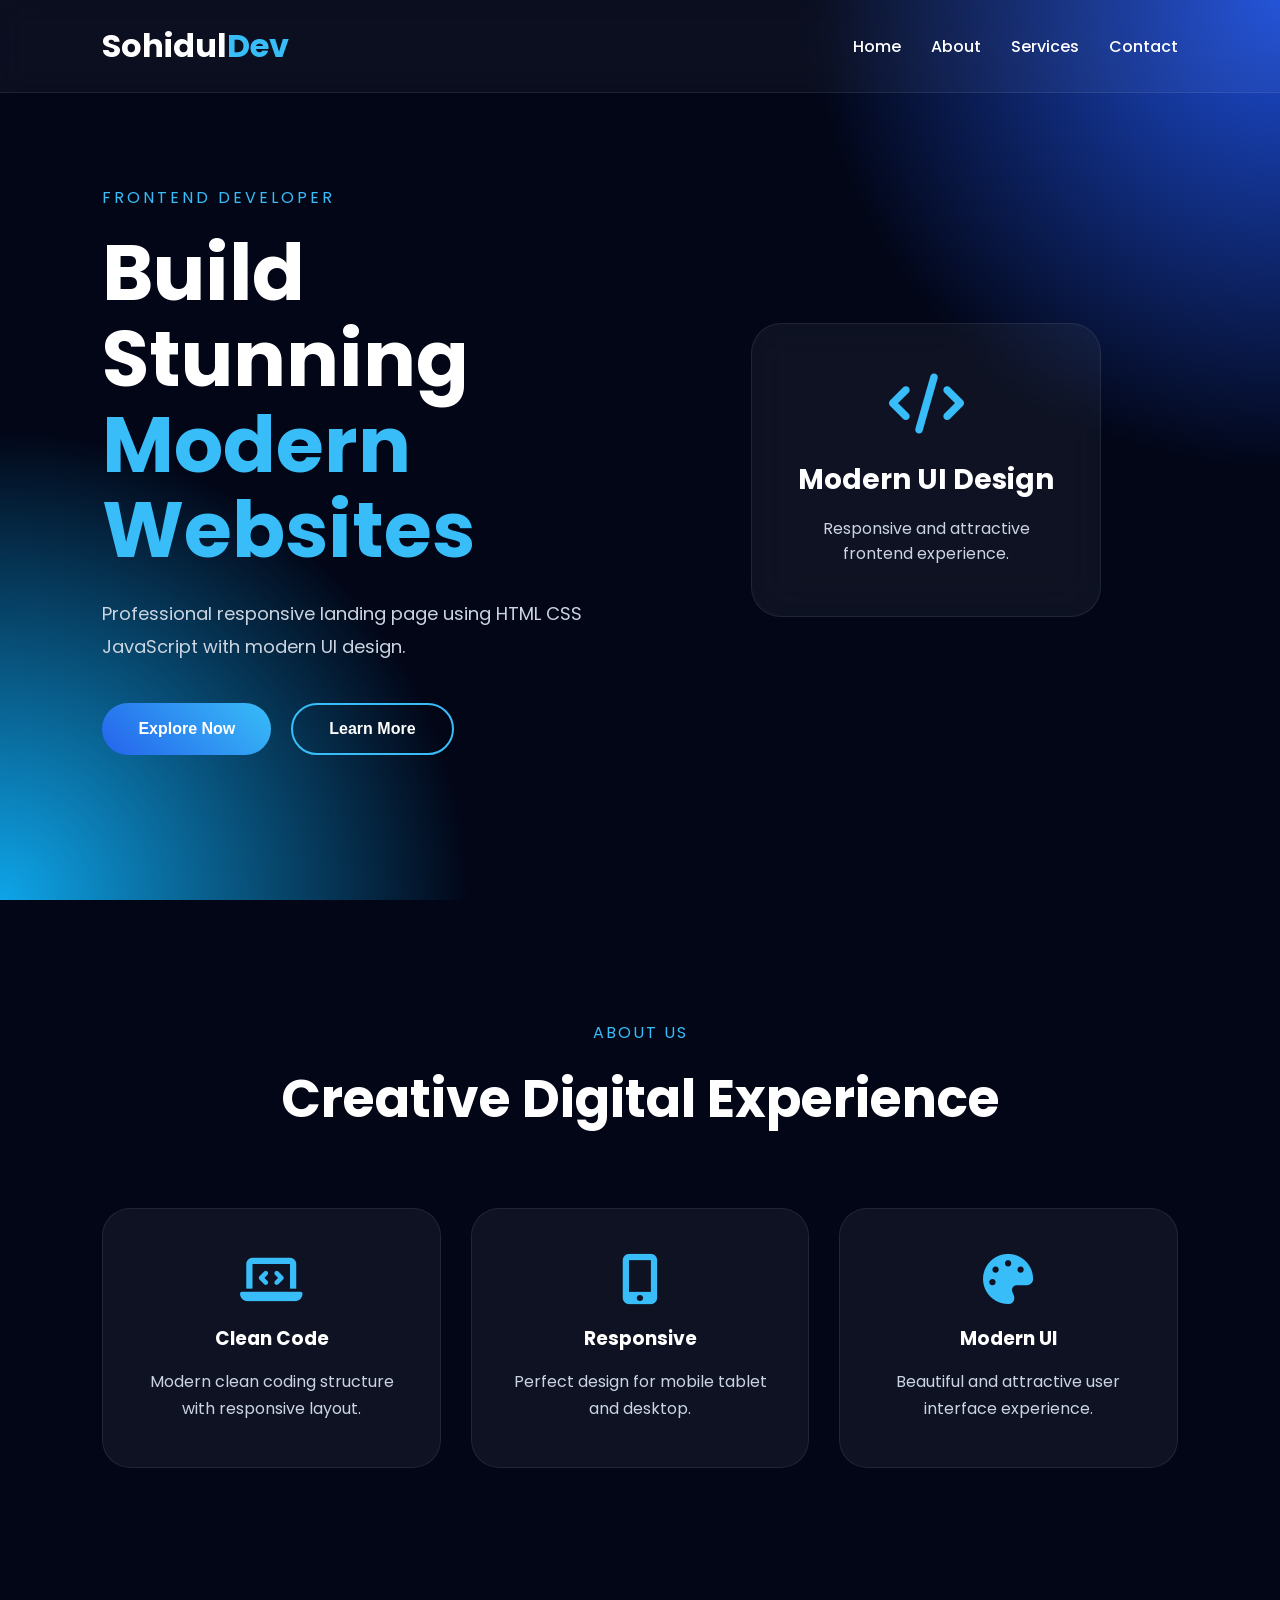
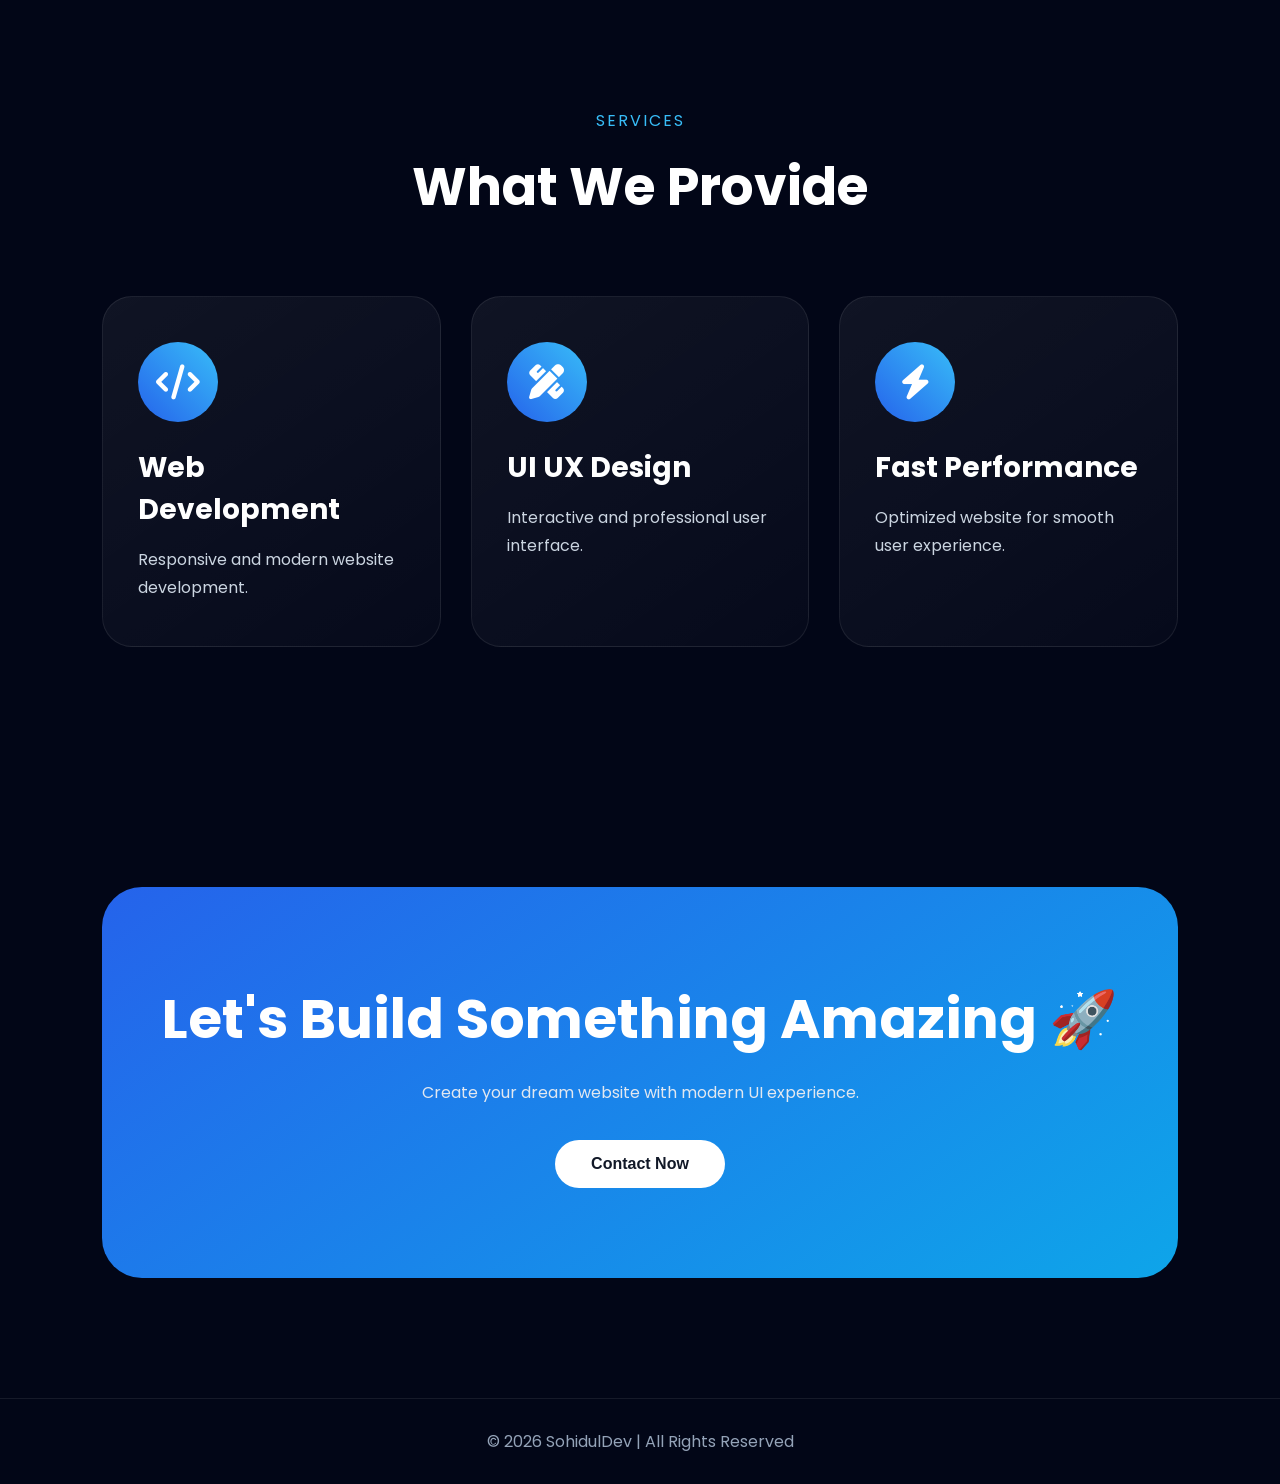
<file: index.html>
<!DOCTYPE html>
<html lang="en">

<head>

    <meta charset="UTF-8" />

    <meta name="viewport" content="width=device-width, initial-scale=1.0" />

    <title>Modern Landing Page</title>

    <!-- CSS -->
    <link rel="stylesheet" href="style.css" />

    <!-- ICON -->
    <link rel="stylesheet"
        href="https://cdnjs.cloudflare.com/ajax/libs/font-awesome/6.5.1/css/all.min.css" />

</head>

<body>

    <!-- ================= NAVBAR ================= -->

    <nav class="navbar">

        <div class="logo">
            Sohidul<span>Dev</span>
        </div>

        <ul class="nav-links">

            <li><a href="#">Home</a></li>

            <li><a href="#about">About</a></li>

            <li><a href="#services">Services</a></li>

            <li><a href="#contact">Contact</a></li>

        </ul>

    </nav>

    <!-- ================= HERO ================= -->

    <section class="hero">

        <div class="hero-left">

            <p class="mini-title">
                FRONTEND DEVELOPER
            </p>

            <h1>
                Build Stunning <span>Modern Websites</span>
            </h1>

            <p class="hero-text">

                Professional responsive landing page using
                HTML CSS JavaScript with modern UI design.

            </p>

            <div class="hero-btns">

                <button id="mainBtn">
                    Explore Now
                </button>

                <button class="outline-btn">
                    Learn More
                </button>

            </div>

        </div>

        <div class="hero-right">

            <div class="floating-card">

                <i class="fa-solid fa-code"></i>

                <h3>Modern UI Design</h3>

                <p>
                    Responsive and attractive frontend experience.
                </p>

            </div>

        </div>

    </section>

    <!-- ================= ABOUT ================= -->

    <section id="about" class="about reveal">

        <div class="section-title">

            <p>ABOUT US</p>

            <h2>
                Creative Digital Experience
            </h2>

        </div>

        <div class="about-container">

            <div class="about-card">

                <i class="fa-solid fa-laptop-code"></i>

                <h3>Clean Code</h3>

                <p>
                    Modern clean coding structure with responsive layout.
                </p>

            </div>

            <div class="about-card">

                <i class="fa-solid fa-mobile-screen-button"></i>

                <h3>Responsive</h3>

                <p>
                    Perfect design for mobile tablet and desktop.
                </p>

            </div>

            <div class="about-card">

                <i class="fa-solid fa-palette"></i>

                <h3>Modern UI</h3>

                <p>
                    Beautiful and attractive user interface experience.
                </p>

            </div>

        </div>

    </section>

    <!-- ================= SERVICES ================= -->

    <section id="services" class="services reveal">

        <div class="section-title">

            <p>SERVICES</p>

            <h2>
                What We Provide
            </h2>

        </div>

        <div class="service-container">

            <div class="service-card">

                <div class="icon-box">
                    <i class="fa-solid fa-code"></i>
                </div>

                <h3>Web Development</h3>

                <p>
                    Responsive and modern website development.
                </p>

            </div>

            <div class="service-card">

                <div class="icon-box">
                    <i class="fa-solid fa-pen-ruler"></i>
                </div>

                <h3>UI UX Design</h3>

                <p>
                    Interactive and professional user interface.
                </p>

            </div>

            <div class="service-card">

                <div class="icon-box">
                    <i class="fa-solid fa-bolt"></i>
                </div>

                <h3>Fast Performance</h3>

                <p>
                    Optimized website for smooth user experience.
                </p>

            </div>

        </div>

    </section>

    <!-- ================= CONTACT ================= -->

    <section id="contact" class="contact reveal">

        <div class="contact-box">

            <h2>
                Let's Build Something Amazing 🚀
            </h2>

            <p>
                Create your dream website with modern UI experience.
            </p>

            <button class="contact-btn">
                Contact Now
            </button>

        </div>

    </section>

    <!-- ================= FOOTER ================= -->

    <footer>

        <p>
            © 2026 SohidulDev | All Rights Reserved
        </p>

    </footer>

    <!-- JS -->
    <script src="script.js"></script>

</body>

</html>
</file>
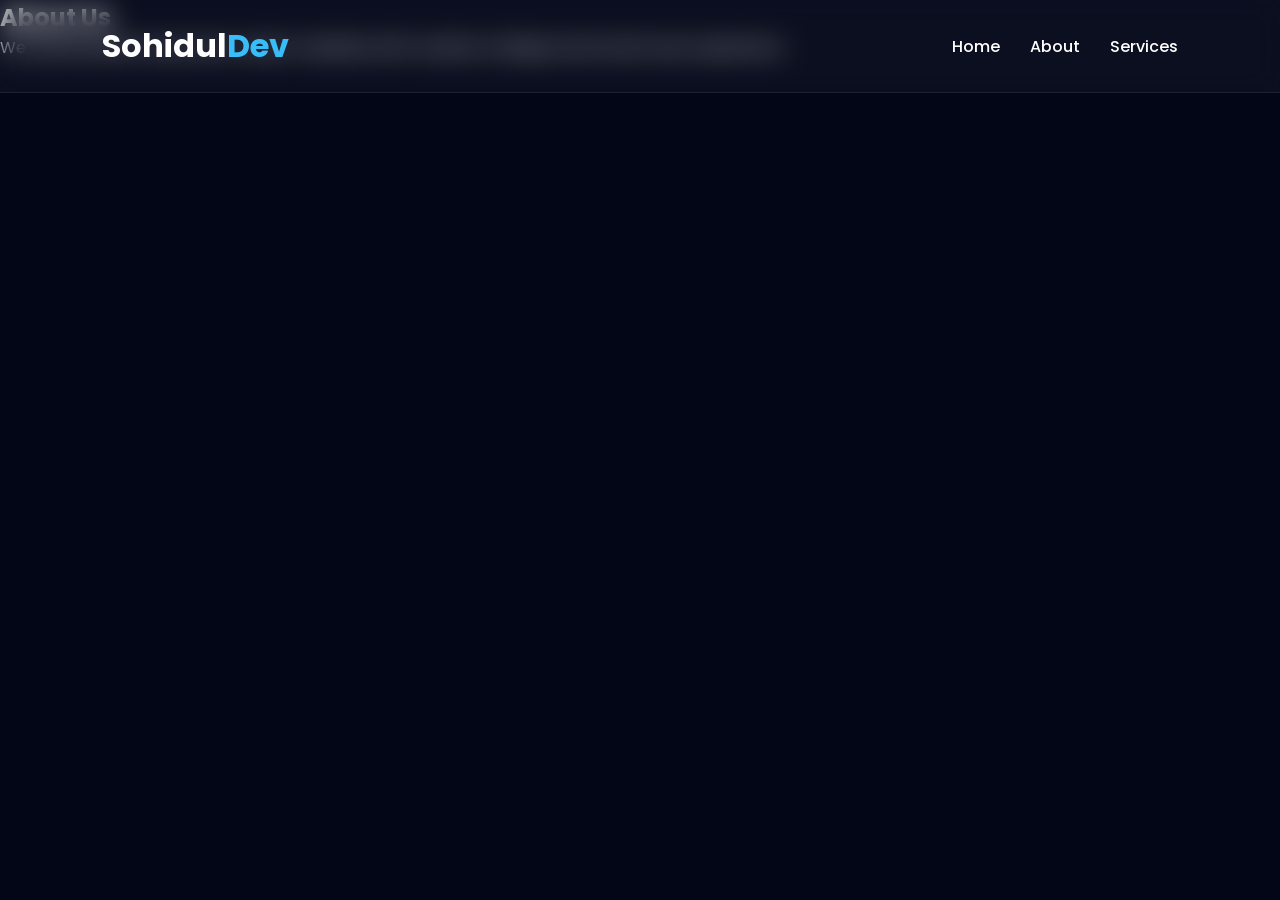
<file: about.html>
<!DOCTYPE html>
<html lang="en">
<head>
  <meta charset="UTF-8"/>
  <meta name="viewport" content="width=device-width, initial-scale=1.0"/>

  <title>About</title>

  <link rel="stylesheet" href="style.css">
</head>
<body>

  <nav class="navbar">

    <div class="logo">
      Sohidul<span>Dev</span>
    </div>

    <ul class="nav-links">

      <li><a href="index.html">Home</a></li>

      <li><a href="about.html">About</a></li>

      <li><a href="services.html">Services</a></li>

    </ul>

  </nav>

  <section class="page-section">

    <h1>About Us</h1>

    <p>
      We build beautiful responsive modern websites with
      creative UI design and smooth user experience.
    </p>

  </section>

</body>
</html>
</file>
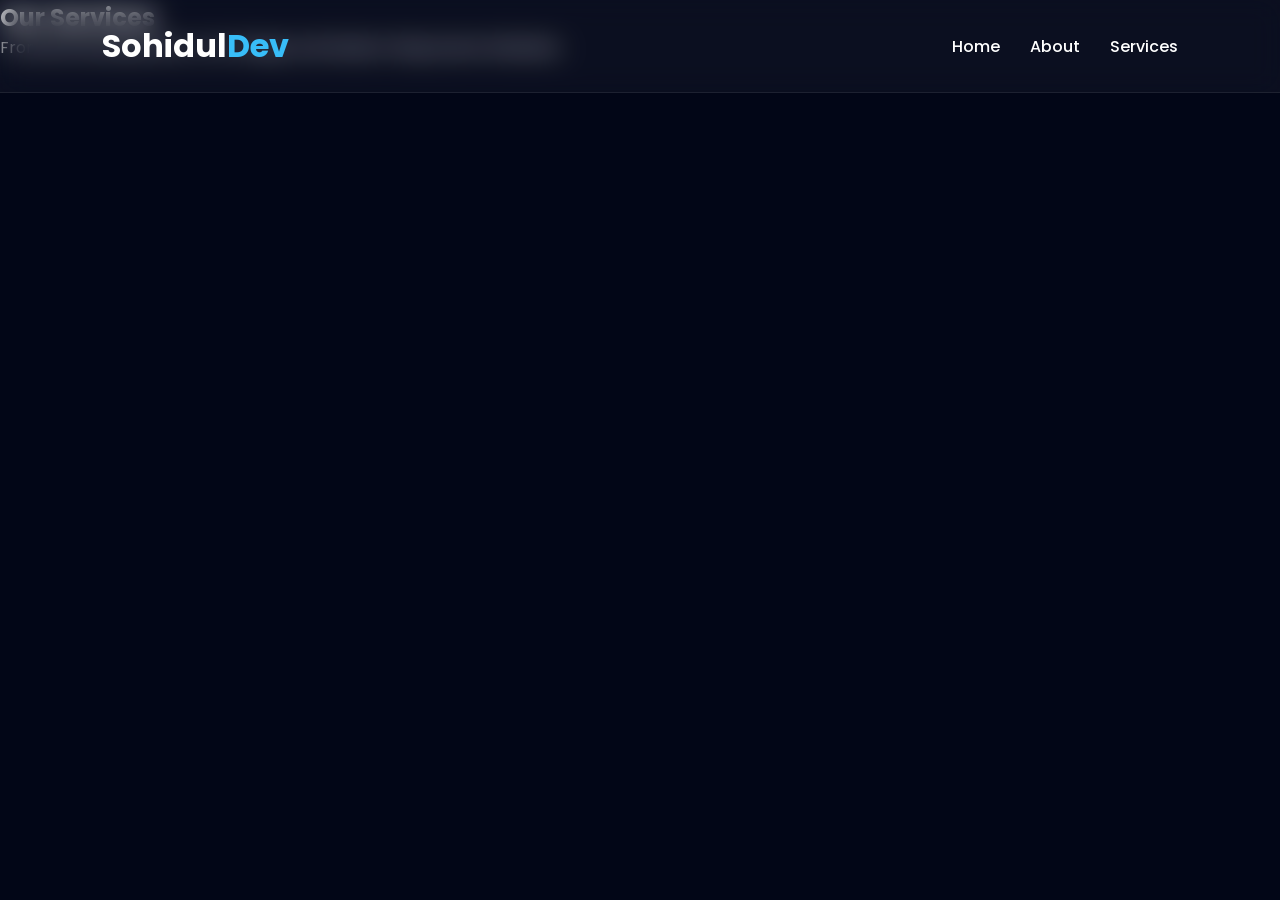
<file: services.html>
<!DOCTYPE html>
<html lang="en">
<head>
  <meta charset="UTF-8"/>
  <meta name="viewport" content="width=device-width, initial-scale=1.0"/>

  <title>Services</title>

  <link rel="stylesheet" href="style.css">
</head>
<body>

  <nav class="navbar">

    <div class="logo">
      Sohidul<span>Dev</span>
    </div>

    <ul class="nav-links">

      <li><a href="index.html">Home</a></li>

      <li><a href="about.html">About</a></li>

      <li><a href="services.html">Services</a></li>

    </ul>

  </nav>

  <section class="page-section">

    <h1>Our Services</h1>

    <p>
      Frontend Development, UI UX Design and Modern Responsive Websites.
    </p>

  </section>

</body>
</html>
</file>
<file: style.css>
/* GOOGLE FONT */

@import url('https://fonts.googleapis.com/css2?family=Poppins:wght@300;400;500;600;700;800&display=swap');

/* RESET */

*{
    margin: 0;
    padding: 0;
    box-sizing: border-box;
}

/* BODY */

body{
    font-family: 'Poppins', sans-serif;
    background: #020617;
    color: white;
    overflow-x: hidden;
}

/* SMOOTH SCROLL */

html{
    scroll-behavior: smooth;
}

/* NAVBAR */

.navbar{
    width: 100%;

    display: flex;
    justify-content: space-between;
    align-items: center;

    padding: 22px 8%;

    position: fixed;
    top: 0;

    z-index: 1000;

    backdrop-filter: blur(14px);

    background: rgba(255,255,255,0.04);

    border-bottom: 1px solid rgba(255,255,255,0.08);
}

.logo{
    font-size: 32px;
    font-weight: 700;
}

.logo span{
    color: #38bdf8;
}

.nav-links{
    display: flex;
    list-style: none;
    gap: 30px;
}

.nav-links a{
    text-decoration: none;
    color: white;
    font-weight: 500;
    transition: 0.3s;
}

.nav-links a:hover{
    color: #38bdf8;
}

/* HERO */

.hero{
    min-height: 100vh;

    padding: 140px 8% 100px;

    display: flex;
    justify-content: space-between;
    align-items: center;
    gap: 70px;

    background:
    radial-gradient(circle at top right,#1d4ed8,transparent 30%),
    radial-gradient(circle at bottom left,#0ea5e9,transparent 30%);
}

.hero-left{
    flex: 1;
}

.mini-title{
    color: #38bdf8;
    letter-spacing: 3px;
    margin-bottom: 20px;
}

.hero-left h1{
    font-size: 78px;
    line-height: 1.1;
    margin-bottom: 25px;
}

.hero-left h1 span{
    color: #38bdf8;
}

.hero-text{
    color: #cbd5e1;
    line-height: 1.8;
    max-width: 650px;
    margin-bottom: 40px;
    font-size: 18px;
}

/* BUTTON */

.hero-btns{
    display: flex;
    gap: 20px;
    flex-wrap: wrap;
}

button{
    padding: 15px 36px;

    border: none;
    border-radius: 50px;

    cursor: pointer;

    font-size: 16px;
    font-weight: 600;

    transition: 0.4s;
}

#mainBtn{
    background: linear-gradient(45deg,#2563eb,#38bdf8);
    color: white;
}

.outline-btn{
    background: transparent;
    border: 2px solid #38bdf8;
    color: white;
}

button:hover{
    transform: translateY(-5px);
}

#mainBtn:hover{
    box-shadow: 0 10px 30px rgba(56,189,248,0.4);
}

/* HERO CARD */

.hero-right{
    flex: 1;

    display: flex;
    justify-content: center;
}

.floating-card{
    width: 350px;

    padding: 50px 40px;

    background: rgba(255,255,255,0.05);

    border-radius: 30px;

    backdrop-filter: blur(20px);

    border: 1px solid rgba(255,255,255,0.08);

    text-align: center;

    transition: 0.5s;

    animation: float 3s ease-in-out infinite;
}

.floating-card:hover{
    transform: rotate(-3deg);
}

.floating-card i{
    font-size: 60px;
    color: #38bdf8;
    margin-bottom: 25px;
}

.floating-card h3{
    font-size: 28px;
    margin-bottom: 15px;
}

.floating-card p{
    color: #cbd5e1;
}

/* FLOAT */

@keyframes float{

    0%{
        transform: translateY(0px);
    }

    50%{
        transform: translateY(-15px);
    }

    100%{
        transform: translateY(0px);
    }

}

/* COMMON SECTION */

.about,
.services,
.contact{
    padding: 120px 8%;
}

.section-title{
    text-align: center;
    margin-bottom: 70px;
}

.section-title p{
    color: #38bdf8;
    margin-bottom: 15px;
    letter-spacing: 2px;
}

.section-title h2{
    font-size: 52px;
}

/* ABOUT */

.about-container{
    display: grid;
    grid-template-columns: repeat(3,1fr);
    gap: 30px;
}

.about-card{
    background: rgba(255,255,255,0.05);

    padding: 45px 35px;

    border-radius: 28px;

    border: 1px solid rgba(255,255,255,0.08);

    text-align: center;

    transition: 0.4s;
}

.about-card:hover{
    transform: translateY(-15px);

    box-shadow: 0 20px 40px rgba(56,189,248,0.15);
}

.about-card i{
    font-size: 50px;
    color: #38bdf8;
    margin-bottom: 20px;
}

.about-card h3{
    margin-bottom: 15px;
}

.about-card p{
    color: #cbd5e1;
    line-height: 1.7;
}

/* SERVICES */

.service-container{
    display: grid;
    grid-template-columns: repeat(3,1fr);
    gap: 30px;
}

.service-card{
    background: linear-gradient(
        145deg,
        rgba(255,255,255,0.06),
        rgba(255,255,255,0.02)
    );

    padding: 45px 35px;

    border-radius: 30px;

    border: 1px solid rgba(255,255,255,0.08);

    transition: 0.4s;
}

.service-card:hover{
    transform: translateY(-15px);

    box-shadow: 0 20px 40px rgba(14,165,233,0.2);
}

.icon-box{
    width: 80px;
    height: 80px;

    display: flex;
    justify-content: center;
    align-items: center;

    border-radius: 50%;

    background: linear-gradient(45deg,#2563eb,#38bdf8);

    margin-bottom: 25px;
}

.icon-box i{
    font-size: 35px;
}

.service-card h3{
    margin-bottom: 15px;
    font-size: 28px;
}

.service-card p{
    color: #cbd5e1;
    line-height: 1.7;
}

/* CONTACT */

.contact-box{
    background: linear-gradient(
        145deg,
        #2563eb,
        #0ea5e9
    );

    padding: 90px 40px;

    border-radius: 40px;

    text-align: center;
}

.contact-box h2{
    font-size: 55px;
    margin-bottom: 20px;
}

.contact-box p{
    color: #e2e8f0;
    margin-bottom: 35px;
}

.contact-btn{
    background: white;
    color: #111827;
}

/* FOOTER */

footer{
    padding: 30px;
    text-align: center;
    color: #94a3b8;
    border-top: 1px solid rgba(255,255,255,0.08);
}

/* SCROLL ANIMATION */

.reveal{
    opacity: 0;
    transform: translateY(100px);
    transition: 1s;
}

.reveal.active{
    opacity: 1;
    transform: translateY(0);
}

/* RESPONSIVE */

@media(max-width:1100px){

    .hero{
        flex-direction: column;
        text-align: center;
    }

    .hero-left h1{
        font-size: 60px;
    }

    .hero-text{
        margin: auto auto 40px;
    }

    .hero-btns{
        justify-content: center;
    }

    .about-container,
    .service-container{
        grid-template-columns: repeat(2,1fr);
    }

}

@media(max-width:768px){

    .navbar{
        flex-direction: column;
        gap: 20px;
    }

    .nav-links{
        flex-direction: column;
        align-items: center;
    }

    .hero-left h1{
        font-size: 42px;
    }

    .section-title h2{
        font-size: 38px;
    }

    .contact-box h2{
        font-size: 38px;
    }

    .floating-card{
        width: 100%;
    }

    .about-container,
    .service-container{
        grid-template-columns: 1fr;
    }

}
</file>
